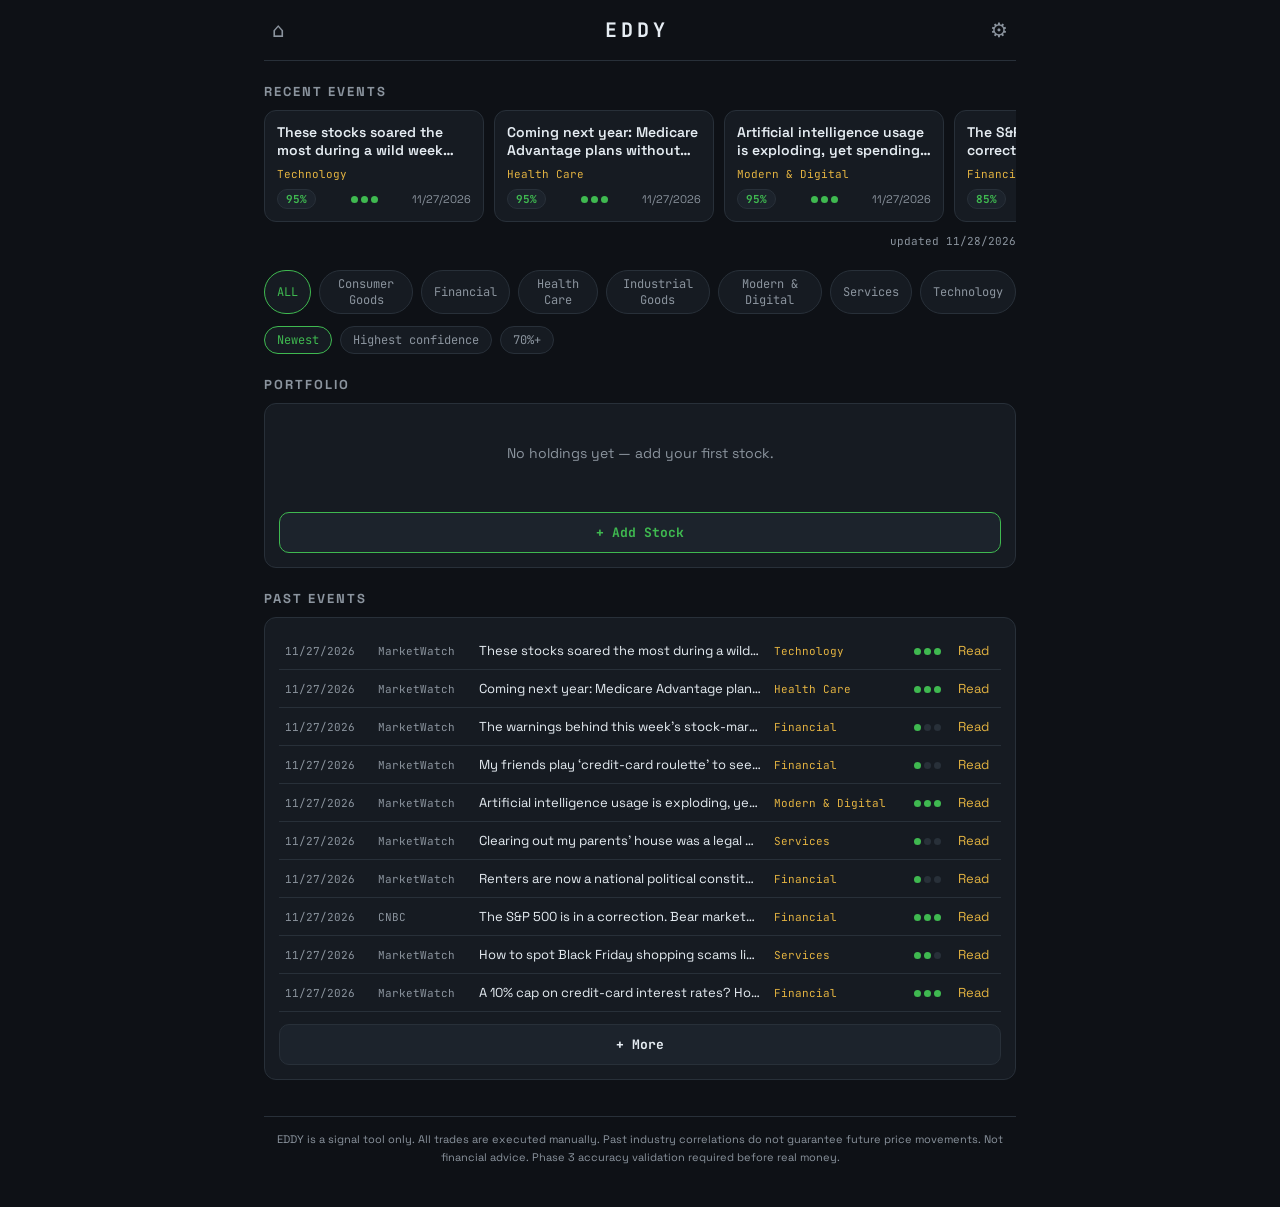
<file: index.html>
<!DOCTYPE html>
<html lang="en">
<head>
  <meta charset="UTF-8">
  <meta name="viewport" content="width=device-width, initial-scale=1">
  <meta name="theme-color" content="#0E1116">
  <title>EDDY — Event-Driven Dynamic Yield</title>
  <link rel="manifest" href="manifest.webmanifest">
  <link rel="icon" href="icon-192.png">
  <link rel="apple-touch-icon" href="icon-192.png">
  <link rel="preconnect" href="https://fonts.googleapis.com">
  <link rel="preconnect" href="https://fonts.gstatic.com" crossorigin>
  <link href="https://fonts.googleapis.com/css2?family=Space+Grotesk:wght@400;600;700&family=JetBrains+Mono:wght@400;700&display=swap" rel="stylesheet">
  <link rel="stylesheet" href="style.css">
</head>
<body>
  <header class="topbar"></header>

  <section id="recentSection">
    <h2 class="section-title">Recent Events</h2>
    <div class="strip" id="recentStrip">
      <div class="empty-state">Loading signals…</div>
    </div>
    <div class="updated-stamp" id="updatedStamp"></div>
  </section>

  <section>
    <div class="filterbar" id="filterBar">
      <div class="chip-scroll" id="sectorChips"></div>
      <button class="chip active" data-sort="time" id="sortNewest">Newest</button>
      <button class="chip" data-sort="conf" id="sortConf">Highest confidence</button>
      <button class="chip" id="threshToggle">70%+</button>
    </div>
  </section>

  <section>
    <h2 class="section-title">Portfolio</h2>
    <div class="panel donut-wrap" id="portfolioPanel">
      <div class="empty-state">No holdings yet — add your first stock.</div>
    </div>
  </section>

  <section>
    <h2 class="section-title">Past Events</h2>
    <div class="panel">
      <table class="events-table"><tbody id="eventsBody">
        <tr><td class="empty-state">Loading…</td></tr>
      </tbody></table>
      <div class="btn-row"><button class="btn" id="moreBtn" style="display:none">+ More</button></div>
    </div>
  </section>

  <footer class="disclaimer"></footer>

  <script src="app.js"></script>
  <script>
    (async () => {
      EDDY.renderChrome();

      const [eventsDoc, repoPortfolio] = await Promise.all([
        EDDY.fetchJSON("events.json"),
        EDDY.fetchJSON("portfolio.json"),
      ]);
      const events = (eventsDoc && eventsDoc.events) || [];

      const stamp = document.getElementById("updatedStamp");
      stamp.textContent = eventsDoc && eventsDoc.updated
        ? `updated ${EDDY.timeAgo(eventsDoc.updated)}`
        : "no data yet — run the GitHub Action";

      // ---------- Recent events strip ----------
      const strip = document.getElementById("recentStrip");
      let high = events.filter((e) => EDDY.eventConfidence(e) >= 70).slice(0, 5);
      if (high.length < 2) high = events.slice(0, 5); // fallback per spec
      strip.innerHTML = high.length
        ? high.map((e) => `
            <div class="strip-card" onclick="location.href='event.html?id=${encodeURIComponent(e.id)}'">
              <div class="headline">${EDDY.esc(e.headline)}</div>
              <div class="sector-tag">${EDDY.esc(EDDY.topSector(e))}</div>
              <div class="meta">
                <span class="badge">${EDDY.eventConfidence(e)}%</span>
                ${EDDY.dots(EDDY.eventConfidence(e))}
                <span>${EDDY.timeAgo(e.time)}</span>
              </div>
            </div>`).join("")
        : '<div class="empty-state">No events yet. Signals appear after the first pipeline run.</div>';

      // ---------- Portfolio donut ----------
      const panel = document.getElementById("portfolioPanel");
      const portfolio = EDDY.computeTotals(
        EDDY.mergePrices(EDDY.loadPortfolio(), repoPortfolio)
      );
      if (portfolio.holdings.length) {
        const items = portfolio.holdings.map((h, i) => ({
          label: h.ticker,
          value: Math.max(0.01, h.current_value),
          color: EDDY.PALETTE[i % EDDY.PALETTE.length],
        }));
        panel.innerHTML = `
          ${EDDY.donutSVG(items, { size: 210, centerText: EDDY.fmtMoney(portfolio.total_current_value) })}
          <div class="donut-legend">
            ${items.map((it) => `<span><span class="dot" style="background:${it.color}"></span>${EDDY.esc(it.label)} <span class="muted">${EDDY.fmtMoney(portfolio.holdings.find(h => h.ticker === it.label)?.current_value)}</span></span>`).join("")}
          </div>
          <div class="holdings-list">
            ${portfolio.holdings.map((h) => `
              <div class="holding-row">
                <span class="ticker-badge">${EDDY.esc(h.ticker)}</span>
                <span class="mono muted">${h.shares} sh</span>
                <span class="mono">${h.current_price != null ? EDDY.fmtMoney(h.current_price) : "price pending"}</span>
                <span class="mono ${h.gain_loss_pct >= 0 ? "up" : "down"}">${EDDY.fmtPct(h.gain_loss_pct)}</span>
              </div>`).join("")}
          </div>
          <div class="btn-row">
            <a class="btn primary" href="portfolio.html">+ Add Stock</a>
            <a class="btn danger" href="portfolio.html">− Remove Stock</a>
          </div>`;
      } else {
        panel.innerHTML = `
          <div class="empty-state">No holdings yet — add your first stock.</div>
          <div class="btn-row"><a class="btn primary" href="portfolio.html">+ Add Stock</a></div>`;
      }

      // ---------- Filters + past events table ----------
      const state = { sector: "ALL", sort: "time", threshold: false, shown: 10 };
      const sectors = [...new Set(events.map(EDDY.topSector))].filter((s) => s !== "—").sort();
      const chips = document.getElementById("sectorChips");
      chips.innerHTML = ['ALL', ...sectors].map((s) =>
        `<button class="chip ${s === "ALL" ? "active" : ""}" data-sector="${EDDY.esc(s)}">${EDDY.esc(s)}</button>`).join("");

      chips.addEventListener("click", (e) => {
        const btn = e.target.closest("[data-sector]");
        if (!btn) return;
        state.sector = btn.dataset.sector;
        state.shown = 10;
        chips.querySelectorAll(".chip").forEach((c) => c.classList.toggle("active", c === btn));
        renderTable();
      });
      document.getElementById("sortNewest").addEventListener("click", function () {
        state.sort = "time"; setSort(this); });
      document.getElementById("sortConf").addEventListener("click", function () {
        state.sort = "conf"; setSort(this); });
      function setSort(btn) {
        document.querySelectorAll("[data-sort]").forEach((c) => c.classList.toggle("active", c === btn));
        renderTable();
      }
      document.getElementById("threshToggle").addEventListener("click", function () {
        state.threshold = !state.threshold;
        this.classList.toggle("active", state.threshold);
        this.textContent = state.threshold ? "70%+ ✓" : "70%+";
        state.shown = 10;
        renderTable();
      });
      document.getElementById("moreBtn").addEventListener("click", () => {
        state.shown += 10;
        renderTable();
      });

      function filtered() {
        let list = events.slice();
        if (state.sector !== "ALL") list = list.filter((e) => EDDY.topSector(e) === state.sector);
        if (state.threshold) list = list.filter((e) => EDDY.eventConfidence(e) >= 70);
        list.sort(state.sort === "conf"
          ? (a, b) => EDDY.eventConfidence(b) - EDDY.eventConfidence(a)
          : (a, b) => new Date(b.time) - new Date(a.time));
        return list;
      }

      function renderTable() {
        const list = filtered();
        const body = document.getElementById("eventsBody");
        body.innerHTML = list.length
          ? list.slice(0, state.shown).map((e) => {
              const conf = EDDY.eventConfidence(e);
              return `<tr>
                <td class="time-cell">${EDDY.timeAgo(e.time)}</td>
                <td class="src-cell">${EDDY.esc(e.source)}</td>
                <td class="headline-cell" title="${EDDY.esc(e.headline)}">${EDDY.esc(e.headline)}</td>
                <td><span class="sector-tag">${EDDY.esc(EDDY.topSector(e))}</span></td>
                <td>${EDDY.confBar(conf)} ${EDDY.dots(conf)}</td>
                <td><a href="event.html?id=${encodeURIComponent(e.id)}">Read</a></td>
              </tr>`;
            }).join("")
          : '<tr><td class="empty-state">No events match the current filters.</td></tr>';
        document.getElementById("moreBtn").style.display =
          list.length > state.shown ? "block" : "none";
      }
      renderTable();
    })();
  </script>
</body>
</html>
</file>
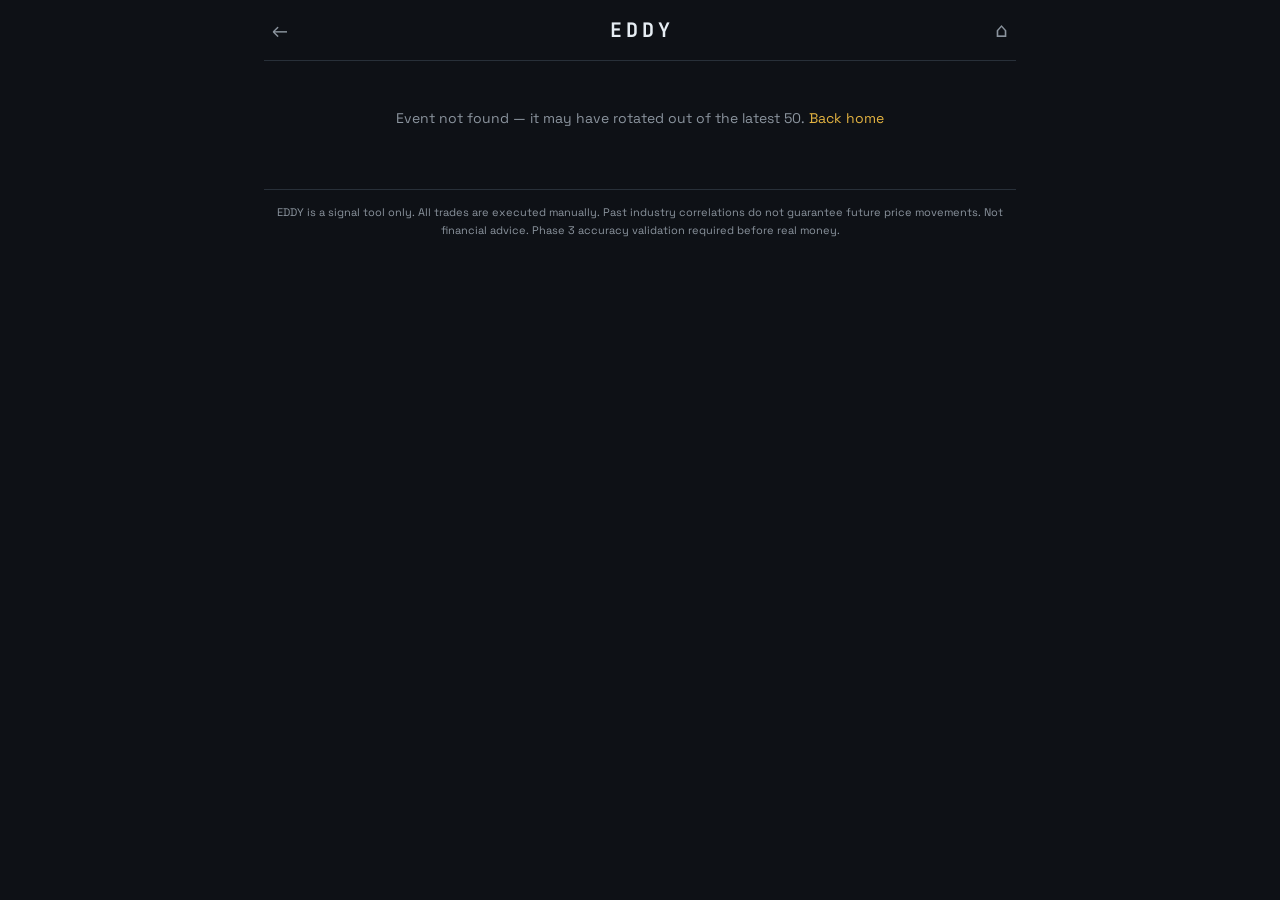
<file: event.html>
<!DOCTYPE html>
<html lang="en">
<head>
  <meta charset="UTF-8">
  <meta name="viewport" content="width=device-width, initial-scale=1">
  <meta name="theme-color" content="#0E1116">
  <title>EDDY — Event</title>
  <link rel="manifest" href="manifest.webmanifest">
  <link rel="icon" href="icon-192.png">
  <link rel="preconnect" href="https://fonts.googleapis.com">
  <link rel="preconnect" href="https://fonts.gstatic.com" crossorigin>
  <link href="https://fonts.googleapis.com/css2?family=Space+Grotesk:wght@400;600;700&family=JetBrains+Mono:wght@400;700&display=swap" rel="stylesheet">
  <link rel="stylesheet" href="style.css">
</head>
<body>
  <header class="topbar"></header>

  <section class="article" id="articleSection">
    <div class="empty-state">Loading event…</div>
  </section>

  <section id="pieSection" style="display:none">
    <h2 class="section-title">Industry Impact</h2>
    <div class="panel pie-wrap" id="piePanel"></div>
  </section>

  <section id="subSection" style="display:none">
    <h2 class="section-title">Sub-industry Breakdown</h2>
    <div class="panel" id="subPanel"></div>
  </section>

  <section id="pstockSection" style="display:none">
    <h2 class="section-title">Your portfolio — affected</h2>
    <div class="panel" id="pstockPanel"></div>
  </section>

  <section id="watchSection" style="display:none">
    <h2 class="section-title">Signal — watch these</h2>
    <div class="panel" id="watchPanel"></div>
  </section>

  <section id="rangeSection" style="display:none">
    <h2 class="section-title">Historical Range</h2>
    <div class="panel" id="rangePanel"></div>
  </section>

  <footer class="disclaimer"></footer>

  <script src="app.js"></script>
  <script>
    (async () => {
      EDDY.renderChrome({ back: true });

      const id = new URLSearchParams(location.search).get("id");
      const [eventsDoc, repoPortfolio] = await Promise.all([
        EDDY.fetchJSON("events.json"),
        EDDY.fetchJSON("portfolio.json"),
      ]);
      const ev = ((eventsDoc && eventsDoc.events) || []).find((e) => e.id === id);

      const article = document.getElementById("articleSection");
      if (!ev) {
        article.innerHTML = '<div class="empty-state">Event not found — it may have rotated out of the latest 50. <a href="index.html">Back home</a></div>';
        return;
      }

      // ---------- Article ----------
      article.innerHTML = `
        <span class="source-badge">${EDDY.esc(ev.source)}</span>
        <span class="mono muted" style="font-size:11px;margin-left:8px">${EDDY.timeAgo(ev.time)}</span>
        <h1>${EDDY.esc(ev.headline)}</h1>
        <p class="summary">${EDDY.esc(ev.summary || "")}</p>
        ${ev.url ? `<a class="readlink" href="${EDDY.esc(ev.url)}" target="_blank" rel="noopener">Read full article ↗</a>` : ""}`;

      const industries = ev.industries || [];

      // ---------- Sector pie ----------
      if (industries.length) {
        document.getElementById("pieSection").style.display = "";
        const bySector = {};
        industries.forEach((ind) => {
          (bySector[ind.sector] = bySector[ind.sector] || []).push(ind);
        });
        const sectorList = Object.entries(bySector)
          .map(([sector, subs]) => ({ sector, subs, top: Math.max(...subs.map((s) => s.confidence)) }))
          .sort((a, b) => b.top - a.top);
        const items = sectorList.map((s, i) => ({
          label: s.sector, value: s.top, color: EDDY.PALETTE[i % EDDY.PALETTE.length],
        }));
        const panel = document.getElementById("piePanel");
        panel.innerHTML = `
          ${EDDY.donutSVG(items, { size: 210, hole: 0.45 })}
          <div class="pie-legend">
            ${sectorList.map((s, i) => `
              <div class="row" data-sector="${EDDY.esc(s.sector)}">
                <span class="dot" style="background:${items[i].color}"></span>
                <span>${EDDY.esc(s.sector)}</span>
                <span class="pct">${s.top}%</span>
              </div>`).join("")}
          </div>`;

        // Tapping a slice or legend row scrolls to + highlights that sector group
        const jump = (sector) => {
          const el = document.querySelector(`[data-group="${CSS.escape(sector)}"]`);
          if (el) { el.scrollIntoView({ behavior: "smooth", block: "center" }); }
        };
        panel.querySelectorAll(".slice").forEach((slice) => {
          slice.addEventListener("click", () => jump(sectorList[+slice.dataset.idx].sector));
        });
        panel.querySelectorAll(".pie-legend .row").forEach((row) => {
          row.addEventListener("click", () => jump(row.dataset.sector));
        });

        // ---------- Sub-industry breakdown ----------
        document.getElementById("subSection").style.display = "";
        document.getElementById("subPanel").innerHTML = sectorList.map((s) => `
          <div data-group="${EDDY.esc(s.sector)}">
            <div class="sector-group-title">${EDDY.esc(s.sector)}</div>
            ${s.subs.sort((a, b) => b.confidence - a.confidence).map((sub) => `
              <div class="sub-row">
                <span class="name">${EDDY.esc(sub.sub_industry)}</span>
                ${EDDY.confBar(sub.confidence)}
                <span class="pct">${sub.confidence}%</span>
              </div>`).join("")}
          </div>`).join("");
      }

      // ---------- Portfolio (P.Stock) + watch sections ----------
      const portfolio = EDDY.computeTotals(EDDY.mergePrices(EDDY.loadPortfolio(), repoPortfolio));
      const held = new Set(portfolio.holdings.map((h) => h.ticker));
      const tickers = ev.tickers || [];

      const affectedHoldings = portfolio.holdings.filter((h) =>
        tickers.some((t) => t.ticker === h.ticker));
      if (affectedHoldings.length) {
        document.getElementById("pstockSection").style.display = "";
        document.getElementById("pstockPanel").innerHTML = affectedHoldings.map((h) => {
          const sig = tickers.find((t) => t.ticker === h.ticker);
          return `<div class="signal-row held-highlight">
            <div class="top">
              <span class="ticker-badge">${EDDY.esc(h.ticker)}</span>
              <span class="name">${EDDY.esc(sig.name)}</span>
              <span class="badge">${sig.confidence}%</span>
              <span class="mono">${h.current_price != null ? EDDY.fmtMoney(h.current_price) : "—"}</span>
              <span class="mono ${h.gain_loss_pct >= 0 ? "up" : "down"}">${EDDY.fmtPct(h.gain_loss_pct)}</span>
            </div>
          </div>`;
        }).join("");
      }

      const watch = tickers.filter((t) => !held.has(t.ticker));
      if (watch.length || tickers.length === 0) {
        document.getElementById("watchSection").style.display = "";
        document.getElementById("watchPanel").innerHTML = watch.length
          ? watch.map((t) => `
              <div class="signal-row">
                <div class="top" onclick="this.parentElement.classList.toggle('open')">
                  <span class="ticker-badge">${EDDY.esc(t.ticker)}</span>
                  <span class="name">${EDDY.esc(t.name)}</span>
                  <span class="type-tag">${EDDY.esc(t.type)}</span>
                  ${EDDY.confBar(t.confidence)}
                  <span class="up">▲</span>
                </div>
                <div class="rationale">${EDDY.esc(t.rationale || "")}</div>
              </div>`).join("")
          : '<div class="empty-state">Ticker mapping pending — signals populate in Phase 2.</div>';
      }

      // ---------- Historical range (Phase 3 placeholder) ----------
      document.getElementById("rangeSection").style.display = "";
      const withRange = tickers.filter((t) => t.hist_range_1d && t.hist_range_1d.low != null);
      document.getElementById("rangePanel").innerHTML = withRange.length
        ? withRange.map((t) => `
            <div class="sub-row">
              <span class="ticker-badge">${EDDY.esc(t.ticker)}</span>
              <span class="name mono">1-day: +${t.hist_range_1d.low}% to +${t.hist_range_1d.high}%
                ${t.hist_range_5d ? ` · 5-day: +${t.hist_range_5d.low}% to +${t.hist_range_5d.high}%` : ""}</span>
            </div>`).join("")
        : '<div class="empty-state">1-day range: awaiting data (populated once Phase 3 training data exists)</div>';
    })();
  </script>
</body>
</html>
</file>
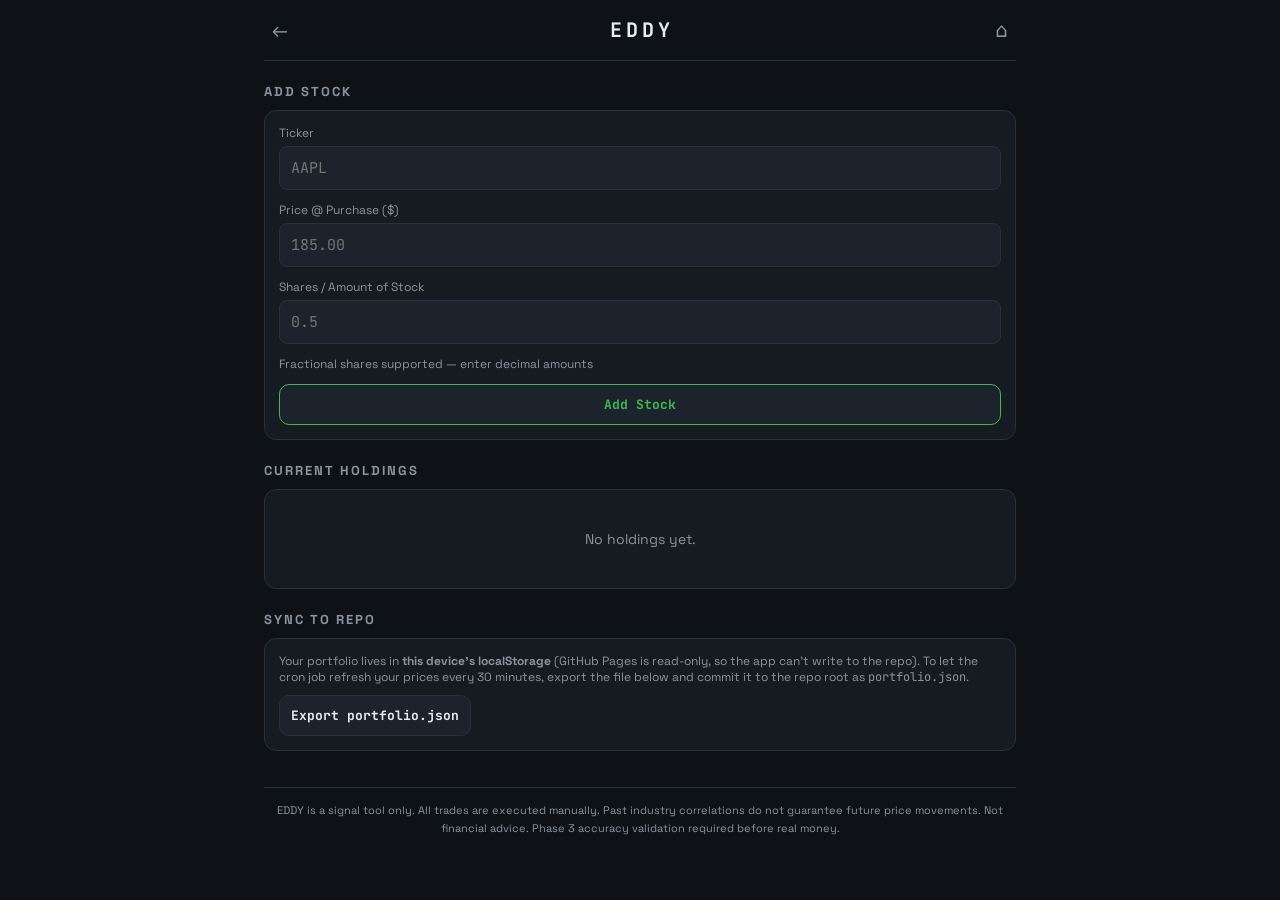
<file: portfolio.html>
<!DOCTYPE html>
<html lang="en">
<head>
  <meta charset="UTF-8">
  <meta name="viewport" content="width=device-width, initial-scale=1">
  <meta name="theme-color" content="#0E1116">
  <title>EDDY — Portfolio</title>
  <link rel="manifest" href="manifest.webmanifest">
  <link rel="icon" href="icon-192.png">
  <link rel="preconnect" href="https://fonts.googleapis.com">
  <link rel="preconnect" href="https://fonts.gstatic.com" crossorigin>
  <link href="https://fonts.googleapis.com/css2?family=Space+Grotesk:wght@400;600;700&family=JetBrains+Mono:wght@400;700&display=swap" rel="stylesheet">
  <link rel="stylesheet" href="style.css">
</head>
<body>
  <header class="topbar"></header>

  <section>
    <h2 class="section-title">Add Stock</h2>
    <div class="panel">
      <form class="form-grid" id="addForm">
        <label>Ticker
          <input type="text" id="ticker" placeholder="AAPL" autocomplete="off"
                 autocapitalize="characters" required pattern="[A-Za-z.\-]{1,8}">
        </label>
        <label>Price @ Purchase ($)
          <input type="number" id="price" placeholder="185.00" step="0.01" min="0.01" inputmode="decimal" required>
        </label>
        <label>Shares / Amount of Stock
          <input type="number" id="shares" placeholder="0.5" step="any" min="0.000001" inputmode="decimal" required>
        </label>
        <div class="form-note">Fractional shares supported — enter decimal amounts</div>
        <button class="btn primary" type="submit">Add Stock</button>
      </form>
    </div>
  </section>

  <section>
    <h2 class="section-title">Current Holdings</h2>
    <div class="panel" id="holdingsPanel"></div>
  </section>

  <section>
    <h2 class="section-title">Sync to repo</h2>
    <div class="panel">
      <p class="form-note" style="margin-bottom:10px">
        Your portfolio lives in <strong>this device's localStorage</strong> (GitHub Pages
        is read-only, so the app can't write to the repo). To let the cron job refresh
        your prices every 30 minutes, export the file below and commit it to the repo
        root as <span class="mono">portfolio.json</span>.
      </p>
      <button class="btn" id="exportBtn">Export portfolio.json</button>
    </div>
  </section>

  <footer class="disclaimer"></footer>

  <script src="app.js"></script>
  <script>
    (async () => {
      EDDY.renderChrome({ back: true });

      const repoPortfolio = await EDDY.fetchJSON("portfolio.json");

      function render() {
        const p = EDDY.computeTotals(EDDY.mergePrices(EDDY.loadPortfolio(), repoPortfolio));
        const panel = document.getElementById("holdingsPanel");
        panel.innerHTML = p.holdings.length
          ? p.holdings.map((h, i) => `
              <div class="holding-row">
                <span class="ticker-badge">${EDDY.esc(h.ticker)}</span>
                <span class="mono muted">${h.shares} sh</span>
                <span class="mono muted">@${EDDY.fmtMoney(h.price_at_purchase)}</span>
                <span class="mono">${h.current_price != null ? EDDY.fmtMoney(h.current_price) : "pending"}</span>
                <span class="mono ${h.gain_loss_pct >= 0 ? "up" : "down"}">${EDDY.fmtPct(h.gain_loss_pct)}</span>
                <button class="icon-btn" data-remove="${i}" aria-label="Remove ${EDDY.esc(h.ticker)}">×</button>
              </div>`).join("") +
            `<div class="holding-row" style="border-top:1px solid var(--border)">
              <strong>Total</strong>
              <span class="mono">${EDDY.fmtMoney(p.total_current_value)}</span>
              <span class="mono ${p.total_gain_loss_pct >= 0 ? "up" : "down"}">${EDDY.fmtPct(p.total_gain_loss_pct)}</span>
            </div>`
          : '<div class="empty-state">No holdings yet.</div>';
      }

      document.getElementById("holdingsPanel").addEventListener("click", (e) => {
        const btn = e.target.closest("[data-remove]");
        if (!btn) return;
        EDDY.removeHolding(+btn.dataset.remove);
        render();
      });

      document.getElementById("addForm").addEventListener("submit", (e) => {
        e.preventDefault();
        const ticker = document.getElementById("ticker").value;
        const price = parseFloat(document.getElementById("price").value);
        const shares = parseFloat(document.getElementById("shares").value);
        if (!ticker || !(price > 0) || !(shares > 0)) return;
        EDDY.addHolding(ticker, price, shares);
        e.target.reset();
        render();
      });

      document.getElementById("exportBtn").addEventListener("click", EDDY.exportPortfolio);

      render();
    })();
  </script>
</body>
</html>
</file>
<file: style.css>
/* EDDY shared styles — dark theme design language */

:root {
  --bg: #0E1116;
  --panel: #161B22;
  --panel-2: #1C232C;
  --border: #283039;
  --text: #E6EDF3;
  --muted: #8B949E;
  --up: #3FB950;
  --amber: #E3B341;
  --sans: "Space Grotesk", system-ui, sans-serif;
  --mono: "JetBrains Mono", ui-monospace, monospace;
}

* { box-sizing: border-box; margin: 0; padding: 0; }

html { -webkit-text-size-adjust: 100%; }

body {
  background: var(--bg);
  color: var(--text);
  font-family: var(--sans);
  min-height: 100vh;
  max-width: 780px;
  margin: 0 auto;
  padding: 0 14px 40px;
}

a { color: var(--amber); text-decoration: none; }
a:hover { text-decoration: underline; }

.mono { font-family: var(--mono); }
.muted { color: var(--muted); }
.up { color: var(--up); }
.down { color: #F85149; }

/* ---------- Header ---------- */
header.topbar {
  display: flex;
  align-items: center;
  justify-content: space-between;
  padding: 14px 2px;
  position: sticky;
  top: 0;
  background: var(--bg);
  z-index: 10;
  border-bottom: 1px solid var(--border);
}
.wordmark {
  font-family: var(--mono);
  font-weight: 700;
  font-size: 20px;
  letter-spacing: 4px;
  color: var(--text);
}
.icon-btn {
  background: none;
  border: none;
  color: var(--muted);
  font-size: 20px;
  cursor: pointer;
  padding: 6px;
  line-height: 1;
}
.icon-btn:hover { color: var(--text); }

/* ---------- Sections ---------- */
section { margin-top: 22px; }
h2.section-title {
  font-size: 13px;
  text-transform: uppercase;
  letter-spacing: 2px;
  color: var(--muted);
  margin-bottom: 10px;
}

.panel {
  background: var(--panel);
  border: 1px solid var(--border);
  border-radius: 12px;
  padding: 14px;
}

.empty-state {
  color: var(--muted);
  text-align: center;
  padding: 26px 10px;
  font-size: 14px;
}

/* ---------- Recent events strip ---------- */
.strip {
  display: flex;
  gap: 10px;
  overflow-x: auto;
  padding-bottom: 6px;
  scrollbar-width: thin;
}
.strip-card {
  flex: 0 0 220px;
  background: var(--panel);
  border: 1px solid var(--border);
  border-radius: 12px;
  padding: 12px;
  cursor: pointer;
  display: flex;
  flex-direction: column;
  gap: 8px;
}
.strip-card:hover { border-color: var(--up); }
.strip-card .headline {
  font-size: 14px;
  font-weight: 600;
  display: -webkit-box;
  -webkit-line-clamp: 2;
  -webkit-box-orient: vertical;
  overflow: hidden;
  min-height: 2.6em;
}
.strip-card .meta {
  display: flex;
  align-items: center;
  justify-content: space-between;
  font-size: 11px;
  color: var(--muted);
}
.sector-tag {
  font-family: var(--mono);
  font-size: 11px;
  color: var(--amber);
}

/* ---------- Badges + confidence visuals ---------- */
.badge {
  font-family: var(--mono);
  font-size: 11px;
  font-weight: 700;
  padding: 2px 8px;
  border-radius: 999px;
  background: var(--panel-2);
  border: 1px solid var(--border);
  color: var(--up);
  white-space: nowrap;
}
.source-badge {
  font-family: var(--mono);
  font-size: 10px;
  letter-spacing: 1px;
  text-transform: uppercase;
  color: var(--muted);
  border: 1px solid var(--border);
  border-radius: 4px;
  padding: 2px 6px;
}
.dots { display: inline-flex; gap: 3px; }
.dots i {
  width: 7px; height: 7px;
  border-radius: 50%;
  background: var(--border);
  display: inline-block;
}
.dots i.on { background: var(--up); }

.conf-bar {
  height: 5px;
  border-radius: 3px;
  background: var(--panel-2);
  overflow: hidden;
  min-width: 50px;
}
.conf-bar > i {
  display: block;
  height: 100%;
  background: var(--up);
  border-radius: 3px;
}

/* ---------- Filter / sort bar ---------- */
.filterbar {
  display: flex;
  flex-wrap: wrap;
  gap: 8px;
  align-items: center;
}
.chip {
  font-family: var(--mono);
  font-size: 12px;
  padding: 5px 12px;
  border-radius: 999px;
  border: 1px solid var(--border);
  background: var(--panel);
  color: var(--muted);
  cursor: pointer;
}
.chip.active {
  border-color: var(--up);
  color: var(--up);
}
.chip-scroll {
  display: flex;
  gap: 8px;
  overflow-x: auto;
  flex: 1 1 100%;
  padding-bottom: 4px;
}

/* ---------- Portfolio donut ---------- */
.donut-wrap {
  display: flex;
  flex-direction: column;
  align-items: center;
  gap: 12px;
}
.donut-legend {
  display: flex;
  flex-wrap: wrap;
  justify-content: center;
  gap: 8px 16px;
  font-family: var(--mono);
  font-size: 12px;
}
.donut-legend .dot {
  width: 9px; height: 9px;
  display: inline-block;
  border-radius: 50%;
  margin-right: 5px;
}
.holdings-list { width: 100%; }
.holding-row {
  display: flex;
  align-items: center;
  justify-content: space-between;
  gap: 10px;
  padding: 9px 4px;
  border-bottom: 1px solid var(--border);
  font-size: 14px;
}
.holding-row:last-child { border-bottom: none; }
.ticker-badge {
  font-family: var(--mono);
  font-weight: 700;
  background: var(--panel-2);
  border: 1px solid var(--border);
  border-radius: 6px;
  padding: 3px 8px;
  font-size: 13px;
}
.btn-row { display: flex; gap: 10px; margin-top: 12px; width: 100%; }
.btn {
  flex: 1;
  font-family: var(--mono);
  font-size: 13px;
  font-weight: 700;
  padding: 11px;
  border-radius: 10px;
  border: 1px solid var(--border);
  background: var(--panel-2);
  color: var(--text);
  cursor: pointer;
  text-align: center;
}
.btn.primary { border-color: var(--up); color: var(--up); }
.btn.danger { color: #F85149; }
.btn:hover { filter: brightness(1.2); }

/* ---------- Past events table ---------- */
.events-table { width: 100%; border-collapse: collapse; font-size: 13px; }
.events-table td {
  padding: 10px 6px;
  border-bottom: 1px solid var(--border);
  vertical-align: middle;
}
.events-table .headline-cell {
  max-width: 260px;
  overflow: hidden;
  text-overflow: ellipsis;
  white-space: nowrap;
}
.events-table .time-cell, .events-table .src-cell {
  font-family: var(--mono);
  font-size: 11px;
  color: var(--muted);
  white-space: nowrap;
}

/* ---------- Event detail ---------- */
.article h1 { font-size: 22px; line-height: 1.3; margin: 10px 0; }
.article .summary { color: var(--muted); font-size: 15px; line-height: 1.5; }
.readlink { display: inline-block; margin-top: 10px; font-family: var(--mono); font-size: 13px; }

.pie-wrap { display: flex; flex-direction: column; align-items: center; gap: 14px; }
.pie-legend { display: flex; flex-direction: column; gap: 6px; width: 100%; }
.pie-legend .row {
  display: flex; align-items: center; gap: 8px;
  font-size: 13px; cursor: pointer;
  padding: 4px 6px; border-radius: 6px;
}
.pie-legend .row:hover, .pie-legend .row.active { background: var(--panel-2); }
.pie-legend .dot { width: 10px; height: 10px; border-radius: 50%; }
.pie-legend .pct { margin-left: auto; font-family: var(--mono); color: var(--muted); }

.sub-row {
  display: flex;
  align-items: center;
  gap: 10px;
  padding: 8px 4px;
  border-bottom: 1px solid var(--border);
  font-size: 13px;
}
.sub-row:last-child { border-bottom: none; }
.sub-row .name { flex: 1; }
.sub-row .conf-bar { flex: 0 0 90px; }
.sub-row .pct { font-family: var(--mono); color: var(--muted); width: 40px; text-align: right; }
.sector-group-title {
  font-size: 12px;
  font-family: var(--mono);
  color: var(--amber);
  margin: 12px 0 4px;
}

.signal-row {
  padding: 10px 4px;
  border-bottom: 1px solid var(--border);
  font-size: 14px;
}
.signal-row:last-child { border-bottom: none; }
.signal-row .top {
  display: flex;
  align-items: center;
  gap: 10px;
  cursor: pointer;
}
.signal-row .name { flex: 1; overflow: hidden; text-overflow: ellipsis; white-space: nowrap; }
.signal-row .type-tag {
  font-family: var(--mono);
  font-size: 10px;
  text-transform: uppercase;
  color: var(--muted);
  border: 1px solid var(--border);
  border-radius: 4px;
  padding: 1px 5px;
}
.signal-row .rationale {
  display: none;
  color: var(--muted);
  font-size: 12px;
  margin-top: 6px;
  padding-left: 4px;
}
.signal-row.open .rationale { display: block; }
.held-highlight { border-left: 3px solid var(--up); padding-left: 8px; }

/* ---------- Forms (portfolio) ---------- */
.form-grid { display: flex; flex-direction: column; gap: 12px; }
.form-grid label {
  font-size: 12px;
  color: var(--muted);
  display: flex;
  flex-direction: column;
  gap: 5px;
}
.form-grid input {
  background: var(--panel-2);
  border: 1px solid var(--border);
  border-radius: 8px;
  color: var(--text);
  font-family: var(--mono);
  font-size: 15px;
  padding: 11px;
}
.form-grid input:focus { outline: none; border-color: var(--up); }
.form-note { font-size: 12px; color: var(--muted); }

/* ---------- Modal ---------- */
.modal-backdrop {
  position: fixed; inset: 0;
  background: rgba(0,0,0,.6);
  display: none;
  align-items: center;
  justify-content: center;
  z-index: 50;
  padding: 20px;
}
.modal-backdrop.show { display: flex; }
.modal {
  background: var(--panel);
  border: 1px solid var(--border);
  border-radius: 14px;
  padding: 20px;
  max-width: 420px;
  width: 100%;
}
.modal h3 { margin-bottom: 10px; }
.modal p { font-size: 13px; color: var(--muted); line-height: 1.5; margin-bottom: 8px; }

/* ---------- Footer ---------- */
footer.disclaimer {
  margin-top: 36px;
  padding-top: 14px;
  border-top: 1px solid var(--border);
  font-size: 11px;
  color: var(--muted);
  line-height: 1.6;
  text-align: center;
}

.updated-stamp {
  font-family: var(--mono);
  font-size: 11px;
  color: var(--muted);
  text-align: right;
  margin-top: 6px;
}
</file>
